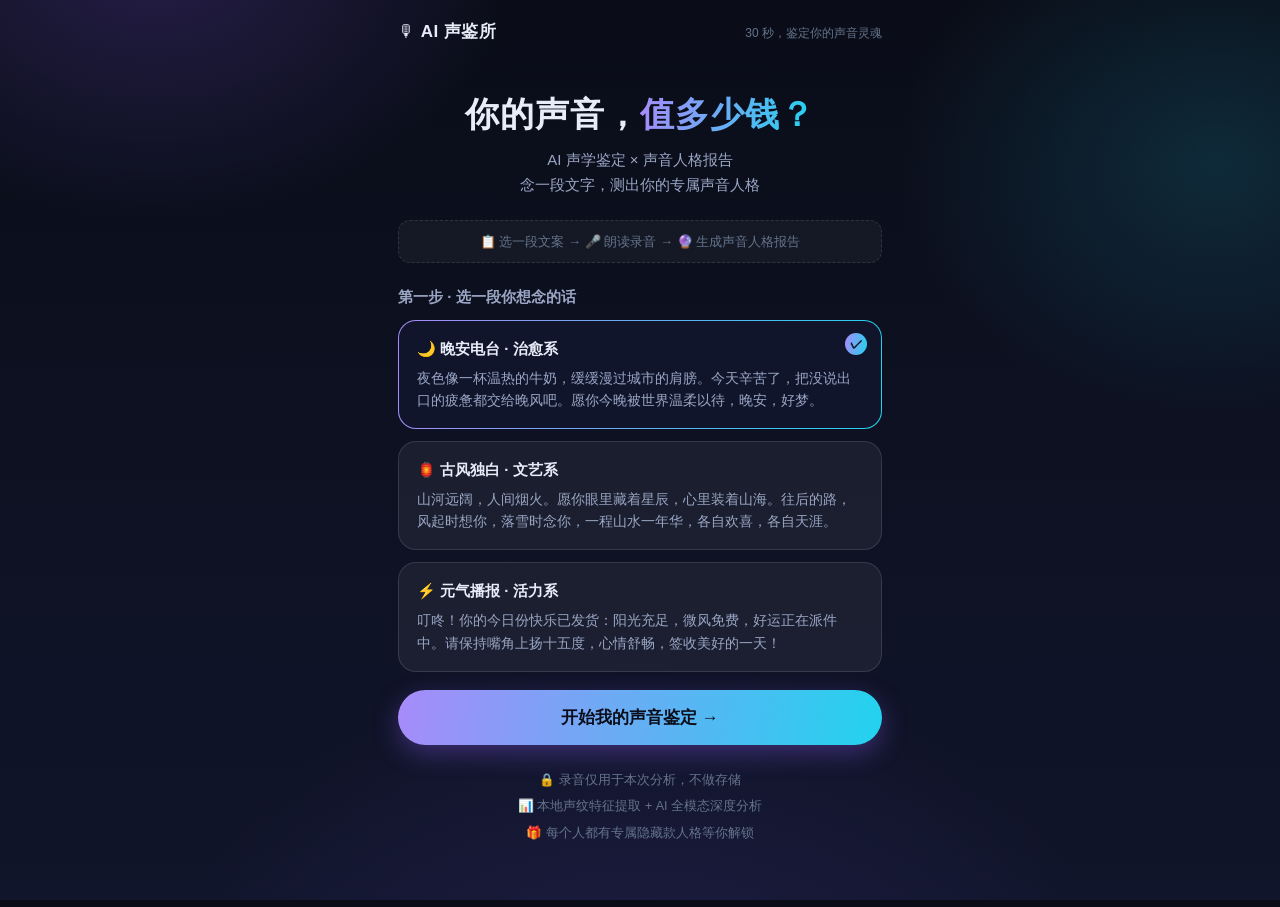
<file: index.html>
<!DOCTYPE html>
<html lang="zh-CN">
<head>
  <meta charset="UTF-8" />
  <title>AI 声鉴所</title>
  <meta http-equiv="refresh" content="0; url=./web/" />
  <link rel="canonical" href="./web/" />
</head>
<body>
  <script>location.replace("./web/");</script>
  <p>正在进入 <a href="./web/">AI 声鉴所</a>…</p>
</body>
</html>
</file>
<file: web/style.css>
/* AI 声鉴所 · style.css */

:root {
  --bg: #0a0d18;
  --bg2: #10152b;
  --ink: #e8ecf8;
  --ink-dim: #9aa6c4;
  --ink-faint: #64748b;
  --violet: #8b5cf6;
  --cyan: #22d3ee;
  --gold: #fbbf24;
  --glass: rgba(255, 255, 255, 0.055);
  --glass-line: rgba(255, 255, 255, 0.12);
  --radius: 18px;
  --grad: linear-gradient(100deg, #a78bfa 0%, #22d3ee 100%);
}

* { box-sizing: border-box; margin: 0; padding: 0; -webkit-tap-highlight-color: transparent; }

html, body { height: 100%; }

body {
  font-family: -apple-system, BlinkMacSystemFont, "PingFang SC", "HarmonyOS Sans SC", "Microsoft YaHei", "Segoe UI", sans-serif;
  background: var(--bg);
  color: var(--ink);
  line-height: 1.65;
  overflow-x: hidden;
}

/* 背景光晕 */
.bg-glow {
  position: fixed; inset: 0; z-index: -1; pointer-events: none;
  background:
    radial-gradient(560px 420px at 12% -6%, rgba(139, 92, 246, 0.22), transparent 65%),
    radial-gradient(520px 420px at 95% 18%, rgba(34, 211, 238, 0.14), transparent 62%),
    radial-gradient(700px 540px at 50% 115%, rgba(139, 92, 246, 0.12), transparent 70%),
    linear-gradient(180deg, var(--bg) 0%, var(--bg2) 100%);
}

main {
  max-width: 520px;
  margin: 0 auto;
  padding: 8px 18px 60px;
}

/* ============ 顶栏 ============ */
.topbar {
  display: flex; align-items: baseline; justify-content: space-between;
  max-width: 520px; margin: 0 auto; padding: 18px 18px 4px;
}
.logo { font-size: 17px; letter-spacing: 0.5px; }
.slogan { font-size: 12px; color: var(--ink-faint); }

/* ============ 通用 ============ */
.screen { display: none; }
.screen.active { display: block; animation: fadeUp 0.45s ease both; }
@keyframes fadeUp { from { opacity: 0; transform: translateY(14px); } to { opacity: 1; transform: none; } }

.glass {
  background: var(--glass);
  border: 1px solid var(--glass-line);
  border-radius: var(--radius);
  backdrop-filter: blur(14px);
  -webkit-backdrop-filter: blur(14px);
  padding: 18px;
  margin: 14px 0;
}

.grad {
  background: var(--grad);
  -webkit-background-clip: text;
  background-clip: text;
  -webkit-text-fill-color: transparent;
  color: transparent;
}

h3 { font-size: 15px; margin-bottom: 10px; color: #cdd6ee; font-weight: 600; }
.sec-title { font-size: 15px; color: var(--ink-dim); margin: 22px 0 10px; font-weight: 600; }

.btn {
  appearance: none; border: none; cursor: pointer;
  font-family: inherit; font-size: 16px; font-weight: 600;
  padding: 13px 22px; border-radius: 999px;
  transition: transform 0.15s ease, box-shadow 0.2s ease, opacity 0.2s;
  color: var(--ink);
}
.btn:active { transform: scale(0.97); }
.btn.primary {
  background: var(--grad);
  color: #0b0e1a;
  box-shadow: 0 8px 26px rgba(139, 92, 246, 0.35);
}
.btn.primary:hover { box-shadow: 0 10px 32px rgba(34, 211, 238, 0.4); }
.btn.ghost { background: rgba(255, 255, 255, 0.07); border: 1px solid var(--glass-line); color: var(--ink); }
.btn.ghost:hover { background: rgba(255, 255, 255, 0.12); }
.btn.big { font-size: 17px; padding: 16px 26px; }
.btn.block { width: 100%; margin-top: 18px; }
.btn:disabled { opacity: 0.45; cursor: not-allowed; }

.row { display: flex; gap: 12px; justify-content: center; align-items: center; }
.hidden { display: none !important; }

/* ============ 首页 ============ */
.hero { text-align: center; padding: 34px 0 6px; }
.hero h1 { font-size: 34px; line-height: 1.3; letter-spacing: 1px; }
.sub { color: var(--ink-dim); font-size: 15px; margin-top: 12px; }

.steps-hint {
  text-align: center; font-size: 13px; color: var(--ink-faint);
  background: rgba(255, 255, 255, 0.04); border: 1px dashed var(--glass-line);
  border-radius: 12px; padding: 10px; margin-top: 16px;
}

.script-list { display: grid; gap: 12px; }
.script-card {
  background: var(--glass); border: 1px solid var(--glass-line);
  border-radius: var(--radius); padding: 16px 18px; cursor: pointer;
  transition: border-color 0.2s, background 0.2s, transform 0.15s;
  position: relative;
}
.script-card:hover { transform: translateY(-1px); background: rgba(255, 255, 255, 0.08); }
.script-card.selected {
  border-color: transparent;
  background: linear-gradient(var(--bg2), var(--bg2)) padding-box, var(--grad) border-box;
  border: 1.5px solid transparent;
}
.script-card.selected::after {
  content: "✓"; position: absolute; top: 12px; right: 14px;
  width: 22px; height: 22px; border-radius: 50%;
  background: var(--grad); color: #0b0e1a; font-weight: 700; font-size: 13px;
  display: flex; align-items: center; justify-content: center;
}
.script-card h4 { font-size: 15px; margin-bottom: 6px; }
.script-card p { font-size: 13.5px; color: var(--ink-dim); }

.trust { list-style: none; margin-top: 22px; text-align: center; }
.trust li { font-size: 12.5px; color: var(--ink-faint); padding: 3px 0; }

/* ============ 录音页 ============ */
.script-card.chosen { cursor: default; }
.script-card.chosen p { font-size: 15px; color: var(--ink); line-height: 2; }

.rec-stage {
  text-align: center; padding: 22px 18px 26px;
  display: flex; flex-direction: column; align-items: center; gap: 14px;
}
#waveCanvas { width: 100%; height: 120px; border-radius: 10px; }

.rec-btn {
  width: 92px; height: 92px; border-radius: 50%; border: none; cursor: pointer;
  background: var(--grad); color: #0b0e1a; font-size: 34px;
  display: flex; align-items: center; justify-content: center;
  box-shadow: 0 10px 34px rgba(139, 92, 246, 0.45);
  transition: transform 0.15s ease;
  position: relative;
}
.rec-btn:active { transform: scale(0.94); }
.rec-btn.recording { background: linear-gradient(100deg, #f87171, #fbbf24); }
.rec-btn.recording::before {
  content: ""; position: absolute; inset: -9px; border-radius: 50%;
  border: 2px solid rgba(248, 113, 113, 0.55);
  animation: pulse 1.4s ease-out infinite;
}
@keyframes pulse {
  0% { transform: scale(0.9); opacity: 1; }
  100% { transform: scale(1.45); opacity: 0; }
}

.rec-timer { font-size: 22px; font-weight: 700; letter-spacing: 2px; font-variant-numeric: tabular-nums; }
.rec-hint { font-size: 12.5px; color: var(--ink-faint); }

.rec-actions { margin-top: 6px; display: flex; flex-direction: column; gap: 14px; }
.rec-actions audio { width: 100%; }

/* ============ 分析页 ============ */
#screen-analyze { text-align: center; padding-top: 44px; }
.crystal { font-size: 64px; animation: floaty 2.4s ease-in-out infinite; display: inline-block; }
.crystal span { display: inline-block; filter: drop-shadow(0 0 26px rgba(139, 92, 246, 0.65)); }
@keyframes floaty { 0%, 100% { transform: translateY(0); } 50% { transform: translateY(-10px); } }

.analyzing-title { font-size: 20px; margin: 18px 0 26px; }

.analyze-steps { list-style: none; display: grid; gap: 12px; max-width: 320px; margin: 0 auto; text-align: left; }
.analyze-steps li {
  display: flex; align-items: center; gap: 12px;
  padding: 12px 16px; border-radius: 14px;
  background: rgba(255, 255, 255, 0.04); border: 1px solid var(--glass-line);
  color: var(--ink-faint); font-size: 14px; transition: all 0.3s;
}
.analyze-steps li i {
  font-style: normal; width: 26px; height: 26px; border-radius: 50%; flex: none;
  background: rgba(255, 255, 255, 0.08); font-size: 13px; font-weight: 700;
  display: flex; align-items: center; justify-content: center;
}
.analyze-steps li.doing { color: var(--ink); border-color: rgba(34, 211, 238, 0.5); }
.analyze-steps li.doing i { background: var(--grad); color: #0b0e1a; animation: spin 1.1s linear infinite; }
.analyze-steps li.done { color: var(--ink-dim); }
.analyze-steps li.done i { background: rgba(34, 211, 238, 0.25); color: var(--cyan); }
.analyze-steps li.done i::after { content: "✓"; }
@keyframes spin { to { transform: rotate(360deg); } }

.tips { margin-top: 26px; font-size: 13px; color: var(--ink-faint); min-height: 20px; }

/* ============ 结果页 ============ */
.result-hero { text-align: center; padding: 26px 18px 24px; position: relative; overflow: hidden; }
.result-hero::before {
  content: ""; position: absolute; inset: 0;
  background: radial-gradient(340px 200px at 50% -20%, rgba(139, 92, 246, 0.3), transparent 70%);
  pointer-events: none;
}
.report-tag { font-size: 10.5px; letter-spacing: 3px; color: var(--ink-faint); margin-bottom: 14px; }
.persona-emoji { font-size: 58px; line-height: 1; filter: drop-shadow(0 6px 18px rgba(139, 92, 246, 0.5)); }
.persona-name { font-size: 34px; margin: 10px 0 8px; letter-spacing: 2px; }
.persona-title {
  display: inline-block; font-size: 13px; color: #e0e7ff;
  border: 1px solid rgba(167, 139, 250, 0.5); border-radius: 999px;
  padding: 5px 14px; background: rgba(139, 92, 246, 0.12);
}
.tagline { color: var(--ink-dim); font-size: 14.5px; margin-top: 12px; }

.stat-row { display: grid; grid-template-columns: 1fr 1fr; gap: 12px; }
.stat { text-align: center; padding: 16px 10px; margin: 0; }
.stat-label { font-size: 12px; color: var(--ink-faint); }
.stat-value { font-size: 30px; font-weight: 800; margin: 4px 0 2px; font-variant-numeric: tabular-nums; }
.stat-value.gold {
  background: linear-gradient(100deg, #fde68a, #f59e0b);
  -webkit-background-clip: text; background-clip: text; -webkit-text-fill-color: transparent;
}
.stat-unit { font-size: 11.5px; color: var(--ink-faint); }
.beat-bar {
  height: 8px; border-radius: 999px; background: rgba(255, 255, 255, 0.09);
  overflow: hidden; margin-top: 10px;
}
.beat-bar i {
  display: block; height: 100%; width: 0; border-radius: 999px;
  background: var(--grad); transition: width 1s cubic-bezier(0.2, 0.8, 0.2, 1);
}

.radar-box { text-align: center; }
#radar { width: 100%; max-width: 340px; height: auto; }

.report .quote {
  font-size: 15px; color: #dbe4ff; padding: 12px 14px; margin-bottom: 12px;
  border-left: 3px solid; border-image: var(--grad) 1;
  background: rgba(139, 92, 246, 0.08); border-radius: 0 10px 10px 0;
}
.diag { margin-top: 10px; }
.diag b { font-size: 13px; color: var(--cyan); }
.diag p { font-size: 14px; color: var(--ink-dim); margin-top: 3px; }

.hidden-persona p { font-size: 14px; color: var(--ink-dim); }
.hidden-persona b { color: var(--ink); margin-right: 6px; }

.chips { display: flex; flex-wrap: wrap; gap: 8px; }
.chips span {
  font-size: 13px; padding: 7px 14px; border-radius: 999px;
  background: rgba(34, 211, 238, 0.1); border: 1px solid rgba(34, 211, 238, 0.35);
  color: #a5f3fc;
}

.manual { list-style: none; display: grid; gap: 8px; }
.manual li {
  font-size: 13.5px; color: var(--ink-dim); padding-left: 20px; position: relative;
}
.manual li::before { content: "✦"; position: absolute; left: 0; color: var(--violet); }

.actions { margin-top: 20px; }
.actions .btn { flex: 1; }
.retest-extra { text-align: center; margin-top: 14px; }
.retest-extra a { color: var(--ink-faint); font-size: 13px; text-decoration: none; border-bottom: 1px dashed var(--ink-faint); }
.disclaimer { text-align: center; font-size: 11.5px; color: var(--ink-faint); margin-top: 26px; }

/* ============ Toast / 演示横幅 ============ */
.toast {
  position: fixed; left: 50%; bottom: 40px; transform: translateX(-50%) translateY(20px);
  background: rgba(20, 26, 51, 0.92); border: 1px solid var(--glass-line);
  color: var(--ink); font-size: 14px; padding: 11px 20px; border-radius: 999px;
  backdrop-filter: blur(10px); z-index: 99; opacity: 0; pointer-events: none;
  transition: opacity 0.25s, transform 0.25s; max-width: 86vw; text-align: center;
}
.toast.show { opacity: 1; transform: translateX(-50%) translateY(0); }

.mock-banner {
  position: fixed; top: 0; left: 0; right: 0; z-index: 98;
  background: linear-gradient(90deg, rgba(251, 191, 36, 0.18), rgba(248, 113, 113, 0.18));
  border-bottom: 1px solid rgba(251, 191, 36, 0.4);
  color: #fde68a; font-size: 12px; text-align: center; padding: 6px;
}

@media (max-width: 380px) {
  .hero h1 { font-size: 28px; }
  .persona-name { font-size: 28px; }
  .stat-value { font-size: 25px; }
}
</file>
